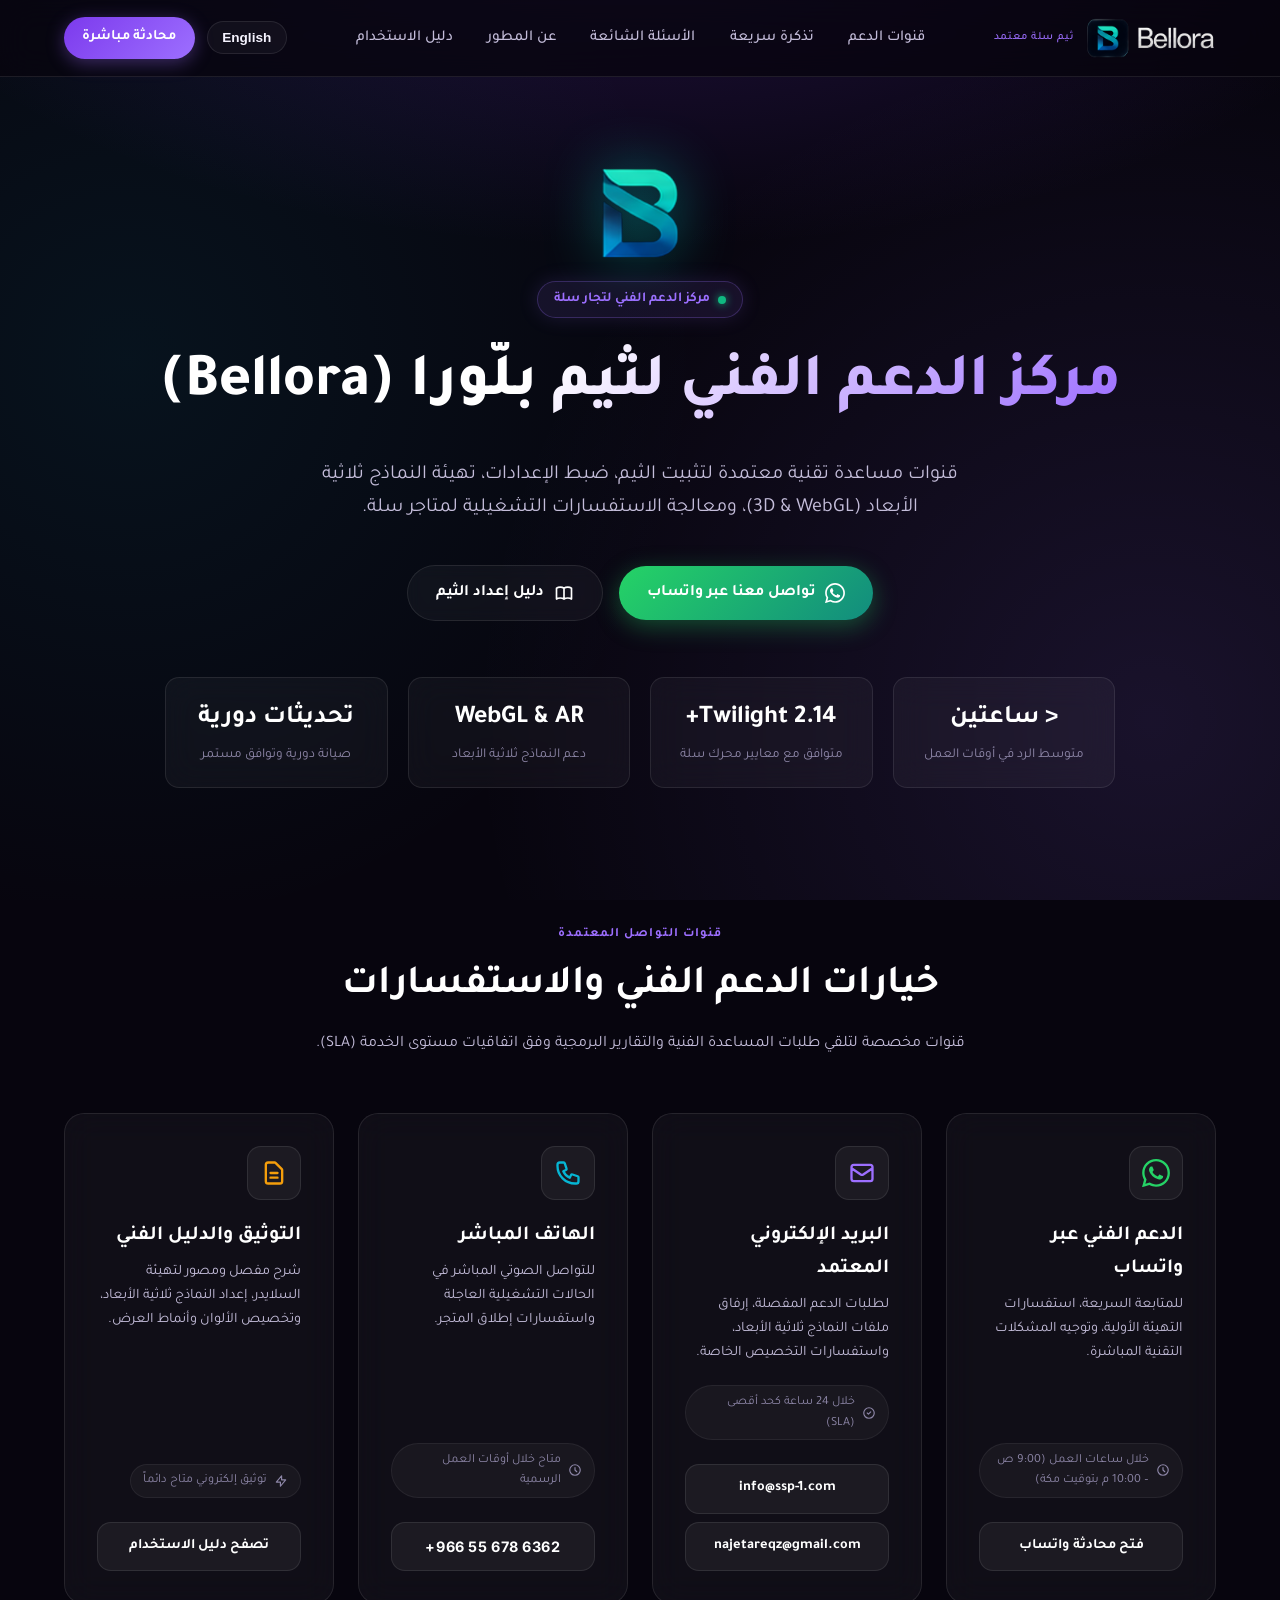
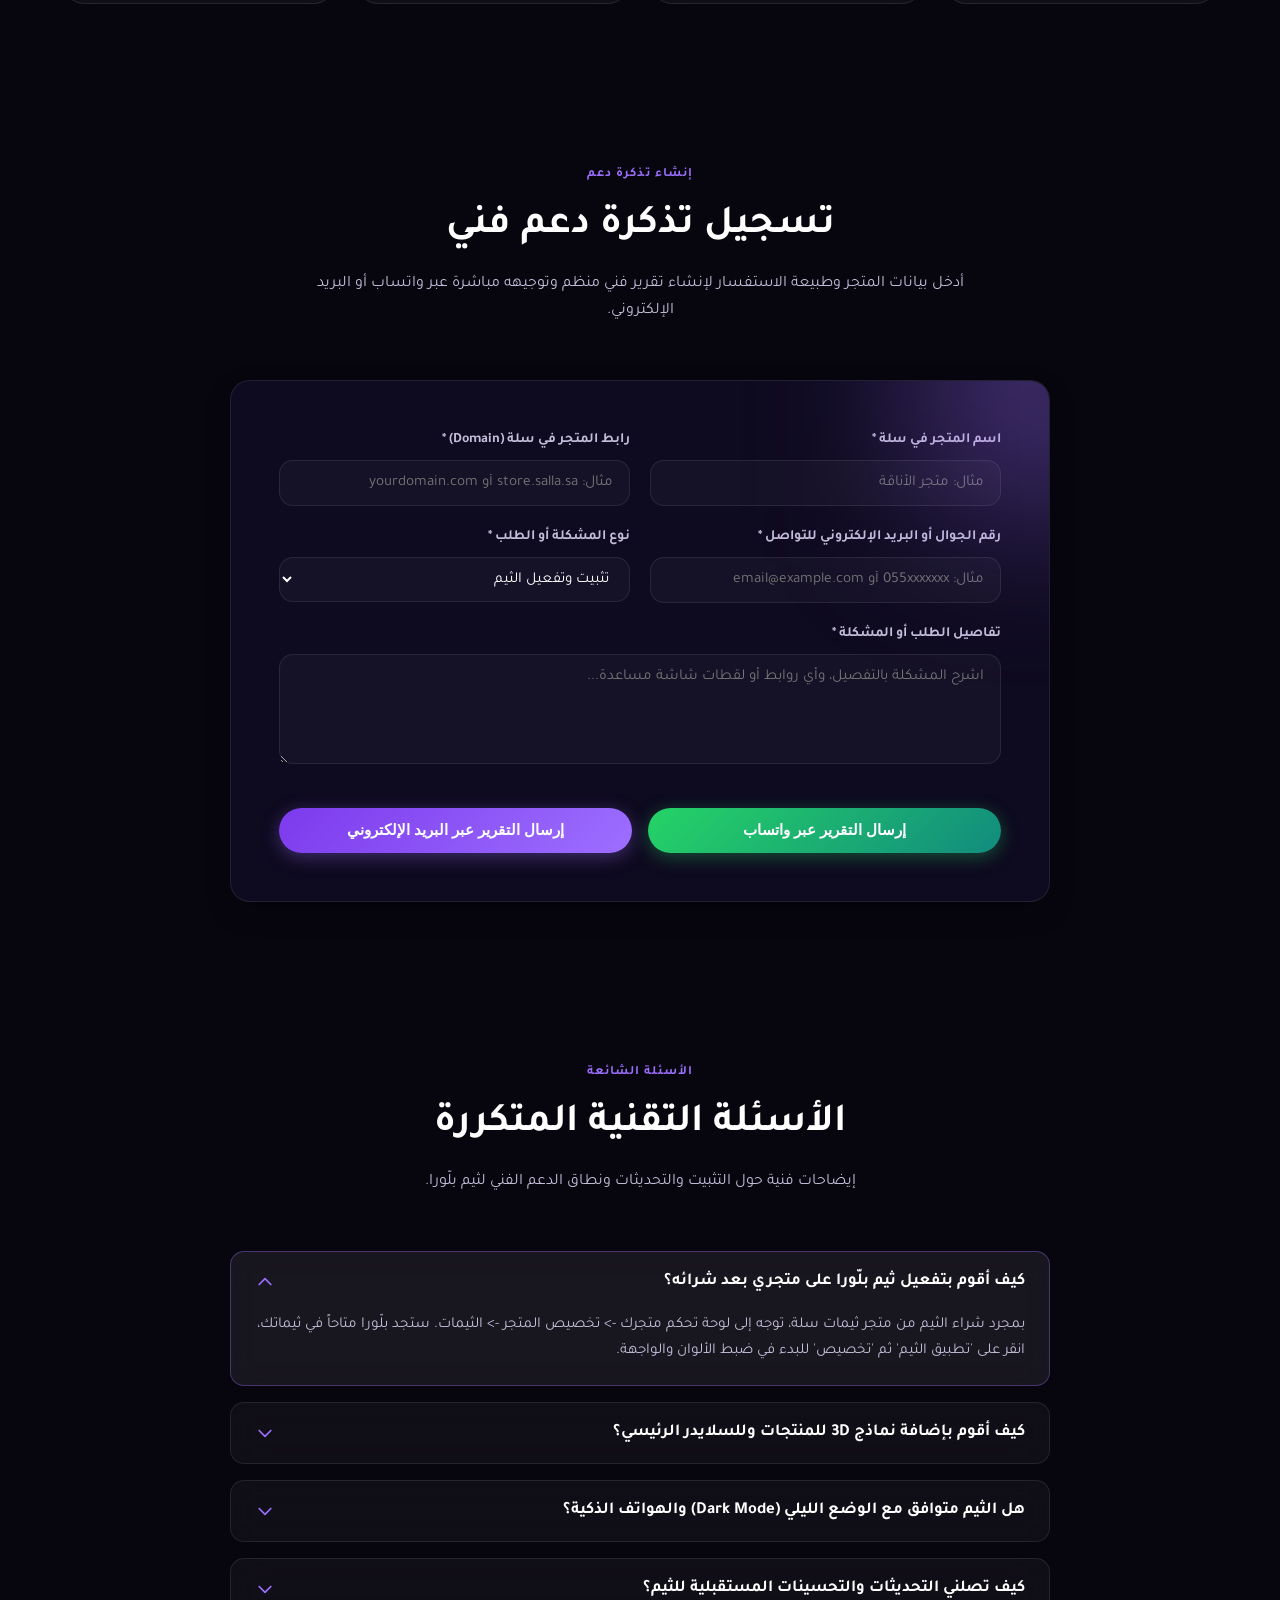
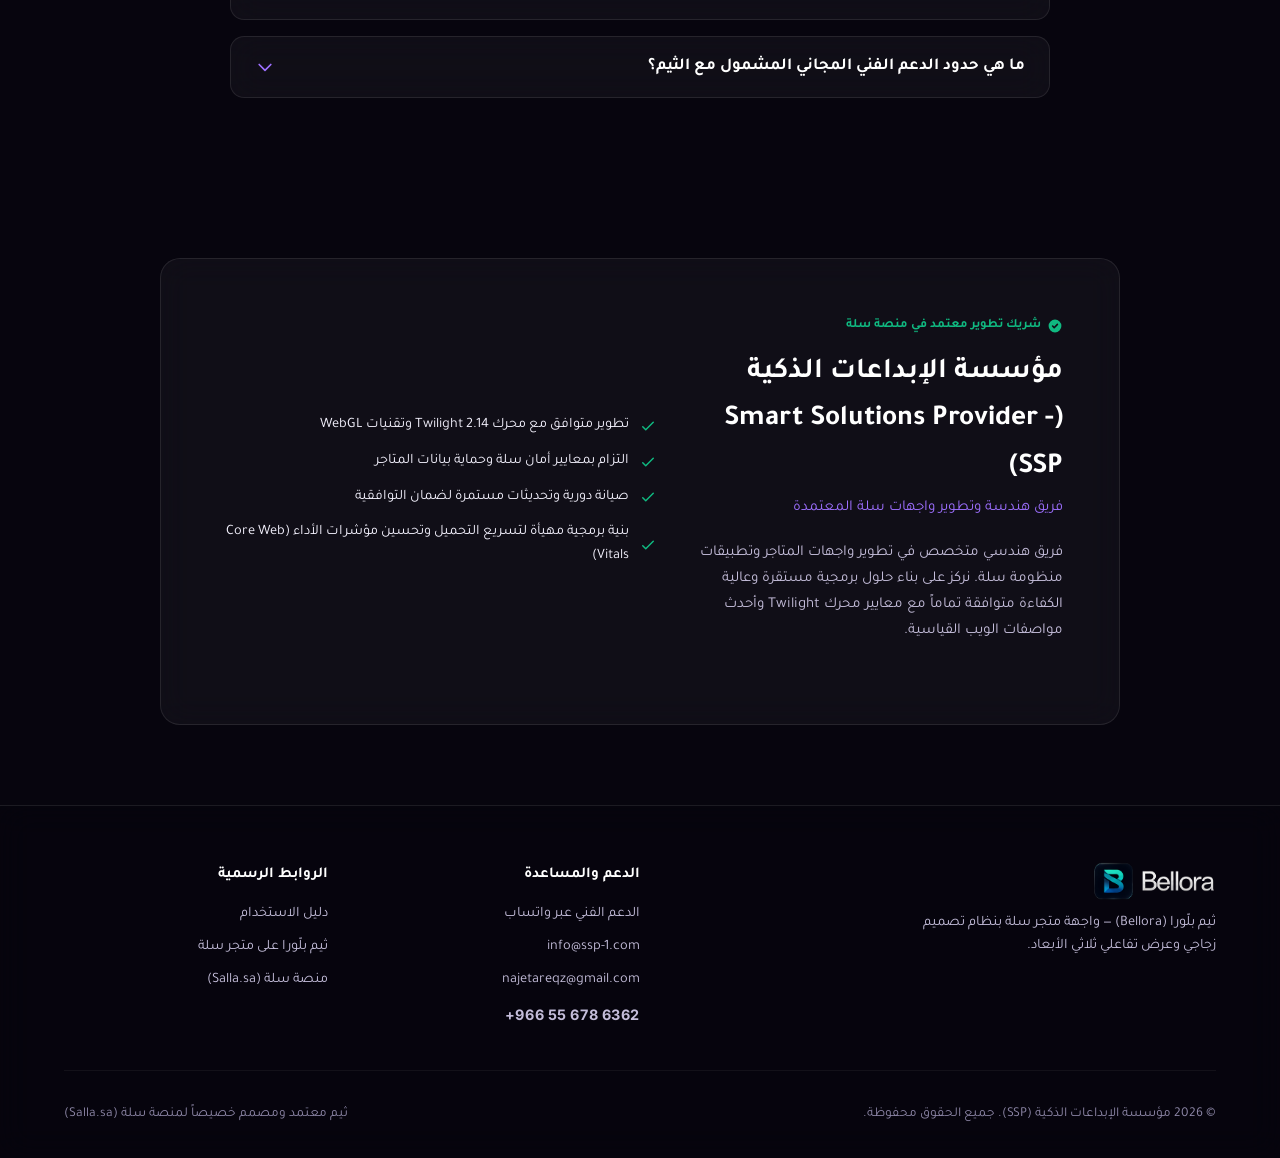
<file: index.html>
<!DOCTYPE html>
<html lang="ar" dir="rtl">
<head>
  <meta charset="UTF-8">
  <meta name="viewport" content="width=device-width, initial-scale=1.0">
  <title>بلّورا (Bellora) — مركز الدعم الفني والمطور المعتمد لثيم سلة</title>
  <meta name="description" content="مركز الدعم الفني لثيم بلّورا (Bellora) على منصة سلة — مؤسسة الإبداعات الذكية (SSP). قنوات تواصل مباشرة، توثيق تقني، وتسجيل تذاكر المساعدة الفنية لمتاجر سلة.">
  <link rel="canonical" href="https://tareq7.github.io/bellora-support/">
  <meta name="theme-color" content="#07050e">

  <!-- OpenGraph / Social Media Meta -->
  <meta property="og:type" content="website">
  <meta property="og:url" content="https://tareq7.github.io/bellora-support/">
  <meta property="og:title" content="بلّورا (Bellora) — مركز الدعم الفني المعتمد لثيم سلة">
  <meta property="og:description" content="الدعم الفني لثيم بلّورا على سلة: قنوات تواصل معتمدة عبر واتساب والبريد، توثيق شامل، وإرشادات تقنية لمتاجر سلة.">
  <meta property="og:image" content="https://tareq7.github.io/bellora-support/assets/bellora-app-icon-1024.png">
  <meta property="twitter:card" content="summary_large_image">

  <!-- Favicons & App Icons -->
  <link rel="icon" type="image/x-icon" href="/support/favicon.ico">
  <link rel="icon" type="image/png" sizes="16x16" href="assets/favicon-16x16.png">
  <link rel="icon" type="image/png" sizes="32x32" href="assets/favicon-32x32.png">
  <link rel="icon" type="image/png" sizes="48x48" href="assets/favicon-48x48.png">
  <link rel="icon" type="image/png" sizes="192x192" href="assets/favicon-192x192.png">
  <link rel="icon" type="image/png" sizes="512x512" href="assets/favicon-512x512.png">
  <link rel="apple-touch-icon" sizes="180x180" href="assets/bellora-app-icon-1024.png">

  <!-- Google Fonts -->
  <link rel="preconnect" href="https://fonts.googleapis.com">
  <link rel="preconnect" href="https://fonts.gstatic.com" crossorigin>
  <link href="https://fonts.googleapis.com/css2?family=Inter:wght@400;500;600;700;800&family=Tajawal:wght@400;500;700;800;900&display=swap" rel="stylesheet">

  <link rel="stylesheet" href="styles.css">
</head>
<body>

  <!-- Navigation Bar -->
  <header class="site-header">
    <div class="container nav-container">
      <a href="#" class="brand-logo">
        <img src="assets/bellora-logo-dark.png" alt="Bellora Logo" class="brand-logo-img">
        <span class="brand-badge" data-i18n="brandBadge">ثيم سلة معتمد</span>
      </a>

      <ul class="nav-menu">
        <li><a href="#channels" class="nav-link" data-i18n="navChannels">قنوات الدعم</a></li>
        <li><a href="#ticket" class="nav-link" data-i18n="navTicket">تذكرة سريعة</a></li>
        <li><a href="#faq" class="nav-link" data-i18n="navFaq">الأسئلة الشائعة</a></li>
        <li><a href="#about" class="nav-link" data-i18n="navAbout">عن المطور</a></li>
        <li><a href="https://bellora.ssp-1.com/" target="_blank" rel="noopener" class="nav-link" data-i18n="navDocs">دليل الاستخدام ↗</a></li>
      </ul>

      <div class="nav-actions">
        <button id="langToggleBtn" class="lang-btn" type="button" aria-label="Switch Language">English</button>
        <a href="https://wa.me/966556786362" target="_blank" rel="noopener" class="nav-cta" data-i18n="navCta">محادثة مباشرة</a>
      </div>
    </div>
  </header>

  <!-- Hero Section -->
  <section class="hero">
    <div class="container">
      <div class="hero-emblem">
        <img src="assets/bellora-emblem-1024.png" alt="Bellora 3D Emblem">
      </div>

      <div class="hero-pill">
        <span class="hero-pill-dot"></span>
        <span data-i18n="heroBadge">مركز الدعم الفني لتجار سلة</span>
      </div>

      <h1 class="hero-title" data-i18n="heroTitle">مركز الدعم الفني لثيم بلّورا (Bellora)</h1>
      <p class="hero-subtitle" data-i18n="heroSubtitle">
        قنوات مساعدة تقنية معتمدة لتثبيت الثيم، ضبط الإعدادات، تهيئة النماذج ثلاثية الأبعاد (3D & WebGL)، ومعالجة الاستفسارات التشغيلية لمتاجر سلة.
      </p>

      <div class="hero-buttons">
        <a href="https://wa.me/966556786362" target="_blank" rel="noopener" class="btn-primary">
          <svg width="20" height="20" fill="currentColor" viewBox="0 0 24 24">
            <path d="M.057 24l1.687-6.163c-1.041-1.804-1.588-3.849-1.587-5.946.003-6.556 5.338-11.891 11.893-11.891 3.181.001 6.167 1.24 8.413 3.488 2.245 2.248 3.481 5.236 3.48 8.414-.003 6.557-5.338 11.892-11.893 11.892-1.99-.001-3.951-.5-5.688-1.448l-5.705 1.654zm6.597-3.807c1.676.995 3.276 1.591 5.392 1.592 5.448 0 9.886-4.434 9.889-9.885.002-5.462-4.415-9.89-9.881-9.892-5.452 0-9.887 4.434-9.889 9.884-.001 2.225.651 3.891 1.746 5.634l-.999 3.648 3.742-.981zm11.387-5.464c-.074-.124-.272-.198-.57-.347-.297-.149-1.758-.868-2.031-.967-.272-.099-.47-.149-.669.149-.198.297-.768.967-.941 1.165-.173.198-.347.223-.644.074-.297-.149-1.255-.462-2.39-1.475-.883-.788-1.48-1.761-1.653-2.059-.173-.297-.018-.458.13-.606.134-.133.297-.347.446-.521.151-.172.2-.296.3-.495.099-.198.05-.372-.025-.521-.075-.148-.669-1.611-.916-2.206-.242-.579-.487-.501-.669-.51l-.57-.01c-.198 0-.52.074-.792.372s-1.04 1.016-1.04 2.479 1.065 2.876 1.213 3.074c.149.198 2.095 3.2 5.076 4.487.709.306 1.263.489 1.694.626.712.226 1.36.194 1.872.118.571-.085 1.758-.719 2.006-1.413.248-.695.248-1.29.173-1.414z"/>
          </svg>
          <span data-i18n="heroWaBtn">تواصل معنا عبر واتساب</span>
        </a>
        <a href="/" class="btn-secondary">
          <svg width="20" height="20" fill="none" stroke="currentColor" viewBox="0 0 24 24">
            <path stroke-linecap="round" stroke-linejoin="round" stroke-width="2" d="M12 6.253v13m0-13C10.832 5.477 9.246 5 7.5 5S4.168 5.477 3 6.253v13C4.168 18.477 5.754 18 7.5 18s3.332.477 4.5 1.253m0-13C13.168 5.477 14.754 5 16.5 5c1.747 0 3.332.477 4.5 1.253v13C19.832 18.477 18.247 18 16.5 18c-1.746 0-3.332.477-4.5 1.253"></path>
          </svg>
          <span data-i18n="heroDocsBtn">دليل إعداد الثيم</span>
        </a>
      </div>

      <div class="hero-stats">
        <div class="stat-card">
          <div class="stat-value" data-i18n="statResponseTime">&lt; ساعتين</div>
          <div class="stat-label" data-i18n="statResponseDesc">متوسط الرد في أوقات العمل</div>
        </div>
        <div class="stat-card">
          <div class="stat-value" data-i18n="statTwilight">Twilight 2.14+</div>
          <div class="stat-label" data-i18n="statTwilightDesc">متوافق مع معايير محرك سلة</div>
        </div>
        <div class="stat-card">
          <div class="stat-value" data-i18n="stat3D">WebGL & AR</div>
          <div class="stat-label" data-i18n="stat3DDesc">دعم النماذج ثلاثية الأبعاد</div>
        </div>
        <div class="stat-card">
          <div class="stat-value" data-i18n="statSla">تحديثات دورية</div>
          <div class="stat-label" data-i18n="statSlaDesc">صيانة دورية وتوافق مستمر</div>
        </div>
      </div>
    </div>
  </section>

  <!-- Support Channels Section -->
  <section id="channels" class="section">
    <div class="container">
      <div class="section-header">
        <div class="section-tag" data-i18n="channelsTag">قنوات التواصل المعتمدة</div>
        <h2 class="section-title" data-i18n="channelsTitle">خيارات الدعم الفني والاستفسارات</h2>
        <p class="section-desc" data-i18n="channelsDesc">قنوات مخصصة لتلقي طلبات المساعدة الفنية والتقارير البرمجية وفق اتفاقيات مستوى الخدمة (SLA).</p>
      </div>

      <div class="channels-grid">
        <!-- WhatsApp Card -->
        <div class="channel-card channel-whatsapp">
          <div class="channel-icon">
            <svg width="28" height="28" fill="currentColor" viewBox="0 0 24 24">
              <path d="M.057 24l1.687-6.163c-1.041-1.804-1.588-3.849-1.587-5.946.003-6.556 5.338-11.891 11.893-11.891 3.181.001 6.167 1.24 8.413 3.488 2.245 2.248 3.481 5.236 3.48 8.414-.003 6.557-5.338 11.892-11.893 11.892-1.99-.001-3.951-.5-5.688-1.448l-5.705 1.654zm6.597-3.807c1.676.995 3.276 1.591 5.392 1.592 5.448 0 9.886-4.434 9.889-9.885.002-5.462-4.415-9.89-9.881-9.892-5.452 0-9.887 4.434-9.889 9.884-.001 2.225.651 3.891 1.746 5.634l-.999 3.648 3.742-.981zm11.387-5.464c-.074-.124-.272-.198-.57-.347-.297-.149-1.758-.868-2.031-.967-.272-.099-.47-.149-.669.149-.198.297-.768.967-.941 1.165-.173.198-.347.223-.644.074-.297-.149-1.255-.462-2.39-1.475-.883-.788-1.48-1.761-1.653-2.059-.173-.297-.018-.458.13-.606.134-.133.297-.347.446-.521.151-.172.2-.296.3-.495.099-.198.05-.372-.025-.521-.075-.148-.669-1.611-.916-2.206-.242-.579-.487-.501-.669-.51l-.57-.01c-.198 0-.52.074-.792.372s-1.04 1.016-1.04 2.479 1.065 2.876 1.213 3.074c.149.198 2.095 3.2 5.076 4.487.709.306 1.263.489 1.694.626.712.226 1.36.194 1.872.118.571-.085 1.758-.719 2.006-1.413.248-.695.248-1.29.173-1.414z"/>
            </svg>
          </div>
          <h3 class="channel-title" data-i18n="chWaTitle">الدعم الفني عبر واتساب</h3>
          <p class="channel-desc" data-i18n="chWaDesc">للمتابعة السريعة، استفسارات التهيئة الأولية، وتوجيه المشكلات التقنية المباشرة.</p>
          <div class="channel-sla">
            <svg width="14" height="14" fill="none" stroke="currentColor" viewBox="0 0 24 24"><path stroke-linecap="round" stroke-linejoin="round" stroke-width="2" d="M12 8v4l3 3m6-3a9 9 0 11-18 0 9 9 0 0118 0z"></path></svg>
            <span data-i18n="chWaSla">خلال ساعات العمل (9:00 ص – 10:00 م بتوقيت مكة)</span>
          </div>
          <a href="https://wa.me/966556786362" target="_blank" rel="noopener" class="channel-action" data-i18n="chWaAction">فتح محادثة واتساب</a>
        </div>

        <!-- Email Card -->
        <div class="channel-card channel-email">
          <div class="channel-icon">
            <svg width="28" height="28" fill="none" stroke="currentColor" viewBox="0 0 24 24">
              <path stroke-linecap="round" stroke-linejoin="round" stroke-width="2" d="M3 8l7.89 5.26a2 2 0 002.22 0L21 8M5 19h14a2 2 0 002-2V7a2 2 0 00-2-2H5a2 2 0 00-2 2v10a2 2 0 002 2z"></path>
            </svg>
          </div>
          <h3 class="channel-title" data-i18n="chMailTitle">البريد الإلكتروني المعتمد</h3>
          <p class="channel-desc" data-i18n="chMailDesc">لطلبات الدعم المفصلة، إرفاق ملفات النماذج ثلاثية الأبعاد، واستفسارات التخصيص الخاصة.</p>
          <div class="channel-sla">
            <svg width="14" height="14" fill="none" stroke="currentColor" viewBox="0 0 24 24"><path stroke-linecap="round" stroke-linejoin="round" stroke-width="2" d="M9 12l2 2 4-4m6 2a9 9 0 11-18 0 9 9 0 0118 0z"></path></svg>
            <span data-i18n="chMailSla">خلال 24 ساعة كحد أقصى (SLA)</span>
          </div>
          <div class="channel-action-stack">
            <a href="mailto:info@ssp-1.com" class="channel-action">info@ssp-1.com</a>
            <a href="mailto:najetareqz@gmail.com" class="channel-action">najetareqz@gmail.com</a>
          </div>
        </div>

        <!-- Phone Card -->
        <div class="channel-card channel-phone">
          <div class="channel-icon">
            <svg width="28" height="28" fill="none" stroke="currentColor" viewBox="0 0 24 24">
              <path stroke-linecap="round" stroke-linejoin="round" stroke-width="2" d="M3 5a2 2 0 012-2h3.28a1 1 0 01.948.684l1.498 4.493a1 1 0 01-.502 1.21l-2.257 1.13a11.042 11.042 0 005.516 5.516l1.13-2.257a1 1 0 011.21-.502l4.493 1.498a1 1 0 01.684.949V19a2 2 0 01-2 2h-1C9.716 21 3 14.284 3 6V5z"></path>
            </svg>
          </div>
          <h3 class="channel-title" data-i18n="chPhoneTitle">الهاتف المباشر</h3>
          <p class="channel-desc" data-i18n="chPhoneDesc">للتواصل الصوتي المباشر في الحالات التشغيلية العاجلة واستفسارات إطلاق المتجر.</p>
          <div class="channel-sla">
            <svg width="14" height="14" fill="none" stroke="currentColor" viewBox="0 0 24 24"><path stroke-linecap="round" stroke-linejoin="round" stroke-width="2" d="M12 8v4l3 3m6-3a9 9 0 11-18 0 9 9 0 0118 0z"></path></svg>
            <span data-i18n="chPhoneSla">متاح خلال أوقات العمل الرسمية</span>
          </div>
          <a href="tel:+966556786362" class="channel-action" data-bdi="true"><bdi class="phone-dir" dir="ltr">+966 55 678 6362</bdi></a>
        </div>

        <!-- Docs Card -->
        <div class="channel-card channel-docs">
          <div class="channel-icon">
            <svg width="28" height="28" fill="none" stroke="currentColor" viewBox="0 0 24 24">
              <path stroke-linecap="round" stroke-linejoin="round" stroke-width="2" d="M9 12h6m-6 4h6m2 5H7a2 2 0 01-2-2V5a2 2 0 012-2h5.586a1 1 0 01.707.293l5.414 5.414a1 1 0 01.293.707V19a2 2 0 01-2 2z"></path>
            </svg>
          </div>
          <h3 class="channel-title" data-i18n="chDocsTitle">التوثيق والدليل الفني</h3>
          <p class="channel-desc" data-i18n="chDocsDesc">شرح مفصل ومصور لتهيئة السلايدر، إعداد النماذج ثلاثية الأبعاد، وتخصيص الألوان وأنماط العرض.</p>
          <div class="channel-sla">
            <svg width="14" height="14" fill="none" stroke="currentColor" viewBox="0 0 24 24"><path stroke-linecap="round" stroke-linejoin="round" stroke-width="2" d="M13 10V3L4 14h7v7l9-11h-7z"></path></svg>
            <span data-i18n="chDocsSla">توثيق إلكتروني متاح دائماً</span>
          </div>
          <a href="https://bellora.ssp-1.com/" target="_blank" rel="noopener" class="channel-action" data-i18n="chDocsAction">تصفح دليل الاستخدام ↗</a>
        </div>
      </div>
    </div>
  </section>

  <!-- Interactive Support Ticket Section -->
  <section id="ticket" class="section ticket-section">
    <div class="container">
      <div class="section-header">
        <div class="section-tag" data-i18n="ticketTag">إنشاء تذكرة دعم</div>
        <h2 class="section-title" data-i18n="ticketTitle">تسجيل تذكرة دعم فني</h2>
        <p class="section-desc" data-i18n="ticketDesc">أدخل بيانات المتجر وطبيعة الاستفسار لإنشاء تقرير فني منظم وتوجيهه مباشرة عبر واتساب أو البريد الإلكتروني.</p>
      </div>

      <div class="ticket-card">
        <form id="ticketForm">
          <div class="form-grid">
            <div class="form-group">
              <label class="form-label" for="ticketStoreName" data-i18n="labelStoreName">اسم المتجر في سلة *</label>
              <input type="text" id="ticketStoreName" class="form-control" placeholder="مثال: متجر الأناقة" data-i18n-ph="phStoreName" required>
            </div>

            <div class="form-group">
              <label class="form-label" for="ticketStoreUrl" data-i18n="labelStoreUrl">رابط المتجر في سلة (Domain) *</label>
              <input type="text" id="ticketStoreUrl" class="form-control" placeholder="مثال: store.salla.sa أو yourdomain.com" data-i18n-ph="phStoreUrl" required>
            </div>

            <div class="form-group">
              <label class="form-label" for="ticketContact" data-i18n="labelContact">رقم الجوال أو البريد الإلكتروني للتواصل *</label>
              <input type="text" id="ticketContact" class="form-control" placeholder="مثال: 055xxxxxxx أو email@example.com" data-i18n-ph="phContact" required>
            </div>

            <div class="form-group">
              <label class="form-label" for="ticketCategory" data-i18n="labelCategory">نوع المشكلة أو الطلب *</label>
              <select id="ticketCategory" class="form-control">
                <option value="install" data-i18n="catInstall">تثبيت وتفعيل الثيم</option>
                <option value="3d" data-i18n="cat3D">إعداد النماذج ثلاثية الأبعاد (GLB/GLTF)</option>
                <option value="design" data-i18n="catDesign">تخصيص الألوان والتصميم والخطوط</option>
                <option value="bug" data-i18n="catBug">الإبلاغ عن خطأ برمجي (Bug)</option>
                <option value="other" data-i18n="catOther">استفسار أو طلب عام</option>
              </select>
            </div>

            <div class="form-group full-width">
              <label class="form-label" for="ticketDesc" data-i18n="labelDesc">تفاصيل الطلب أو المشكلة *</label>
              <textarea id="ticketDesc" class="form-control" placeholder="اشرح المشكلة بالتفصيل، وأي روابط أو لقطات شاشة مساعدة..." data-i18n-ph="phDesc" required></textarea>
            </div>
          </div>

          <div class="ticket-actions">
            <button type="button" id="sendWaBtn" class="btn-ticket-wa" data-i18n="btnSendWa">إرسال التقرير عبر واتساب</button>
            <button type="button" id="sendMailBtn" class="btn-ticket-mail" data-i18n="btnSendMail">إرسال التقرير عبر البريد الإلكتروني</button>
          </div>
        </form>
      </div>
    </div>
  </section>

  <!-- FAQ Section -->
  <section id="faq" class="section">
    <div class="container">
      <div class="section-header">
        <div class="section-tag" data-i18n="faqTag">الأسئلة الشائعة</div>
        <h2 class="section-title" data-i18n="faqTitle">الأسئلة التقنية المتكررة</h2>
        <p class="section-desc" data-i18n="faqDesc">إيضاحات فنية حول التثبيت والتحديثات ونطاق الدعم الفني لثيم بلّورا.</p>
      </div>

      <div class="faq-list">
        <div class="faq-item active">
          <button class="faq-trigger" type="button">
            <span data-i18n="faq1Q">كيف أقوم بتفعيل ثيم بلّورا على متجري بعد شرائه؟</span>
            <svg class="faq-chevron" fill="none" stroke="currentColor" viewBox="0 0 24 24"><path stroke-linecap="round" stroke-linejoin="round" stroke-width="2" d="M19 9l-7 7-7-7"></path></svg>
          </button>
          <div class="faq-body">
            <p data-i18n="faq1A">بمجرد شراء الثيم من متجر ثيمات سلة، توجه إلى لوحة تحكم متجرك -> تخصيص المتجر -> الثيمات. ستجد بلّورا متاحاً في ثيماتك، انقر على 'تطبيق الثيم' ثم 'تخصيص' للبدء في ضبط الألوان والواجهة.</p>
          </div>
        </div>

        <div class="faq-item">
          <button class="faq-trigger" type="button">
            <span data-i18n="faq2Q">كيف أقوم بإضافة نماذج 3D للمنتجات وللسلايدر الرئيسي؟</span>
            <svg class="faq-chevron" fill="none" stroke="currentColor" viewBox="0 0 24 24"><path stroke-linecap="round" stroke-linejoin="round" stroke-width="2" d="M19 9l-7 7-7-7"></path></svg>
          </button>
          <div class="faq-body">
            <p data-i18n="faq2A">يدعم ثيم بلّورا ملفات GLB و GLTF خفيفة الحجم. يمكنك رفع الملف على رابط مباشر يدعم CORS أو عبر مكتبة الوسائط ووضعه في خانة رابط 3D المخصص في خيارات تخصيص الثيم أو حقل النموذج ثلاثي الأبعاد المدمج بسلة. ستظهر الموديلات تلقائياً مع خيار العرض بالواقع المعزز (AR).</p>
          </div>
        </div>

        <div class="faq-item">
          <button class="faq-trigger" type="button">
            <span data-i18n="faq3Q">هل الثيم متوافق مع الوضع الليلي (Dark Mode) والهواتف الذكية؟</span>
            <svg class="faq-chevron" fill="none" stroke="currentColor" viewBox="0 0 24 24"><path stroke-linecap="round" stroke-linejoin="round" stroke-width="2" d="M19 9l-7 7-7-7"></path></svg>
          </button>
          <div class="faq-body">
            <p data-i18n="faq3A">نعم، الثيم مبني وفق معايير التصميم المتجاوب (Mobile-First)، ويدعم التبديل التلقائي أو اليدوي للوضع الداكن (Dark Mode) استناداً إلى تفضيلات نظام تشغيل المستخدم، مع الحفاظ على معايير سرعة الاستجابة.</p>
          </div>
        </div>

        <div class="faq-item">
          <button class="faq-trigger" type="button">
            <span data-i18n="faq4Q">كيف تصلني التحديثات والتحسينات المستقبلية للثيم؟</span>
            <svg class="faq-chevron" fill="none" stroke="currentColor" viewBox="0 0 24 24"><path stroke-linecap="round" stroke-linejoin="round" stroke-width="2" d="M19 9l-7 7-7-7"></path></svg>
          </button>
          <div class="faq-body">
            <p data-i18n="faq4A">تصل جميع التحديثات الأمنية، وتحديثات التوافق مع منصة سلة، والميزات الجديدة تلقائياً عبر لوحة تحكم سلة دون الحاجة لإعادة ضبط إعدادات متجرك.</p>
          </div>
        </div>

        <div class="faq-item">
          <button class="faq-trigger" type="button">
            <span data-i18n="faq5Q">ما هي حدود الدعم الفني المجاني المشمول مع الثيم؟</span>
            <svg class="faq-chevron" fill="none" stroke="currentColor" viewBox="0 0 24 24"><path stroke-linecap="round" stroke-linejoin="round" stroke-width="2" d="M19 9l-7 7-7-7"></path></svg>
          </button>
          <div class="faq-body">
            <p data-i18n="faq5A">يشمل الدعم الفني معالجة الأخطاء البرمجية (Bugs) الناتجة عن الكود المصدري للثيم، وتقديم الإرشادات التقنية لضبط الإعدادات القياسية وتهيئة النماذج ثلاثية الأبعاد. لا يشمل الدعم الفني المجاني أعمال التطوير المخصصة خارج نطاق واجهات الثيم المعتمدة.</p>
          </div>
        </div>
      </div>
    </div>
  </section>

  <!-- About Developer & Company Section -->
  <section id="about" class="section">
    <div class="container">
      <div class="about-card">
        <div>
          <div class="about-badge">
            <svg width="16" height="16" fill="currentColor" viewBox="0 0 20 20"><path fill-rule="evenodd" d="M10 18a8 8 0 100-16 8 8 0 000 16zm3.707-9.293a1 1 0 00-1.414-1.414L9 10.586 7.707 9.293a1 1 0 00-1.414 1.414l2 2a1 1 0 001.414 0l4-4z" clip-rule="evenodd"></path></svg>
            <span data-i18n="aboutBadge">شريك تطوير معتمد في منصة سلة</span>
          </div>
          <h2 class="about-name" data-i18n="aboutName">مؤسسة الإبداعات الذكية (Smart Solutions Provider - SSP)</h2>
          <div class="about-role" data-i18n="aboutRole">فريق هندسة وتطوير واجهات سلة المعتمدة</div>
          <p class="about-text" data-i18n="aboutText">
            فريق هندسي متخصص في تطوير واجهات المتاجر وتطبيقات منظومة سلة. نركز على بناء حلول برمجية مستقرة وعالية الكفاءة متوافقة تماماً مع معايير محرك Twilight وأحدث مواصفات الويب القياسية.
          </p>
        </div>

        <div class="about-features">
          <div class="feature-item">
            <svg fill="none" stroke="currentColor" viewBox="0 0 24 24"><path stroke-linecap="round" stroke-linejoin="round" stroke-width="2" d="M5 13l4 4L19 7"></path></svg>
            <span data-i18n="feat1">تطوير متوافق مع محرك Twilight 2.14 وتقنيات WebGL</span>
          </div>
          <div class="feature-item">
            <svg fill="none" stroke="currentColor" viewBox="0 0 24 24"><path stroke-linecap="round" stroke-linejoin="round" stroke-width="2" d="M5 13l4 4L19 7"></path></svg>
            <span data-i18n="feat2">التزام بمعايير أمان سلة وحماية بيانات المتاجر</span>
          </div>
          <div class="feature-item">
            <svg fill="none" stroke="currentColor" viewBox="0 0 24 24"><path stroke-linecap="round" stroke-linejoin="round" stroke-width="2" d="M5 13l4 4L19 7"></path></svg>
            <span data-i18n="feat3">صيانة دورية وتحديثات مستمرة لضمان التوافقية</span>
          </div>
          <div class="feature-item">
            <svg fill="none" stroke="currentColor" viewBox="0 0 24 24"><path stroke-linecap="round" stroke-linejoin="round" stroke-width="2" d="M5 13l4 4L19 7"></path></svg>
            <span data-i18n="feat4">بنية برمجية مهيأة لتسريع التحميل وتحسين مؤشرات الأداء (Core Web Vitals)</span>
          </div>
        </div>
      </div>
    </div>
  </section>

  <!-- Footer -->
  <footer class="site-footer">
    <div class="container">
      <div class="footer-grid">
        <div class="footer-brand">
          <img src="assets/bellora-logo-dark.png" alt="Bellora Logo" style="height: 38px; width: auto; margin-bottom: 0.75rem; display: block;">
          <p data-i18n="footerDesc">ثيم بلّورا (Bellora) — واجهة متجر سلة بنظام تصميم زجاجي وعرض تفاعلي ثلاثي الأبعاد.</p>
        </div>

        <div class="footer-col">
          <h5 data-i18n="footerSupport">الدعم والمساعدة</h5>
          <ul class="footer-links">
            <li><a href="https://wa.me/966556786362" target="_blank" rel="noopener" data-i18n="footerWa">الدعم الفني عبر واتساب</a></li>
            <li><a href="mailto:info@ssp-1.com">info@ssp-1.com</a></li>
            <li><a href="mailto:najetareqz@gmail.com">najetareqz@gmail.com</a></li>
            <li><a href="tel:+966556786362"><bdi class="phone-dir" dir="ltr">+966 55 678 6362</bdi></a></li>
          </ul>
        </div>

        <div class="footer-col">
          <h5 data-i18n="footerLegal">الروابط الرسمية</h5>
          <ul class="footer-links">
            <li><a href="https://bellora.ssp-1.com/" target="_blank" rel="noopener" data-i18n="navDocs">دليل الاستخدام ↗</a></li>
            <li><a href="https://salla.sa/" target="_blank" rel="noopener" data-i18n="footerTheme">ثيم بلّورا على متجر سلة</a></li>
            <li><a href="https://salla.sa/" target="_blank" rel="noopener">منصة سلة (Salla.sa)</a></li>
          </ul>
        </div>
      </div>

      <div class="footer-bottom">
        <div data-i18n="footerCopy">© 2026 مؤسسة الإبداعات الذكية (SSP). جميع الحقوق محفوظة.</div>
        <div data-i18n="footerPartnerNote">ثيم معتمد ومصمم خصيصاً لمنصة سلة (Salla.sa)</div>
      </div>
    </div>
  </footer>

  <script src="app.js"></script>
</body>
</html>
</file>
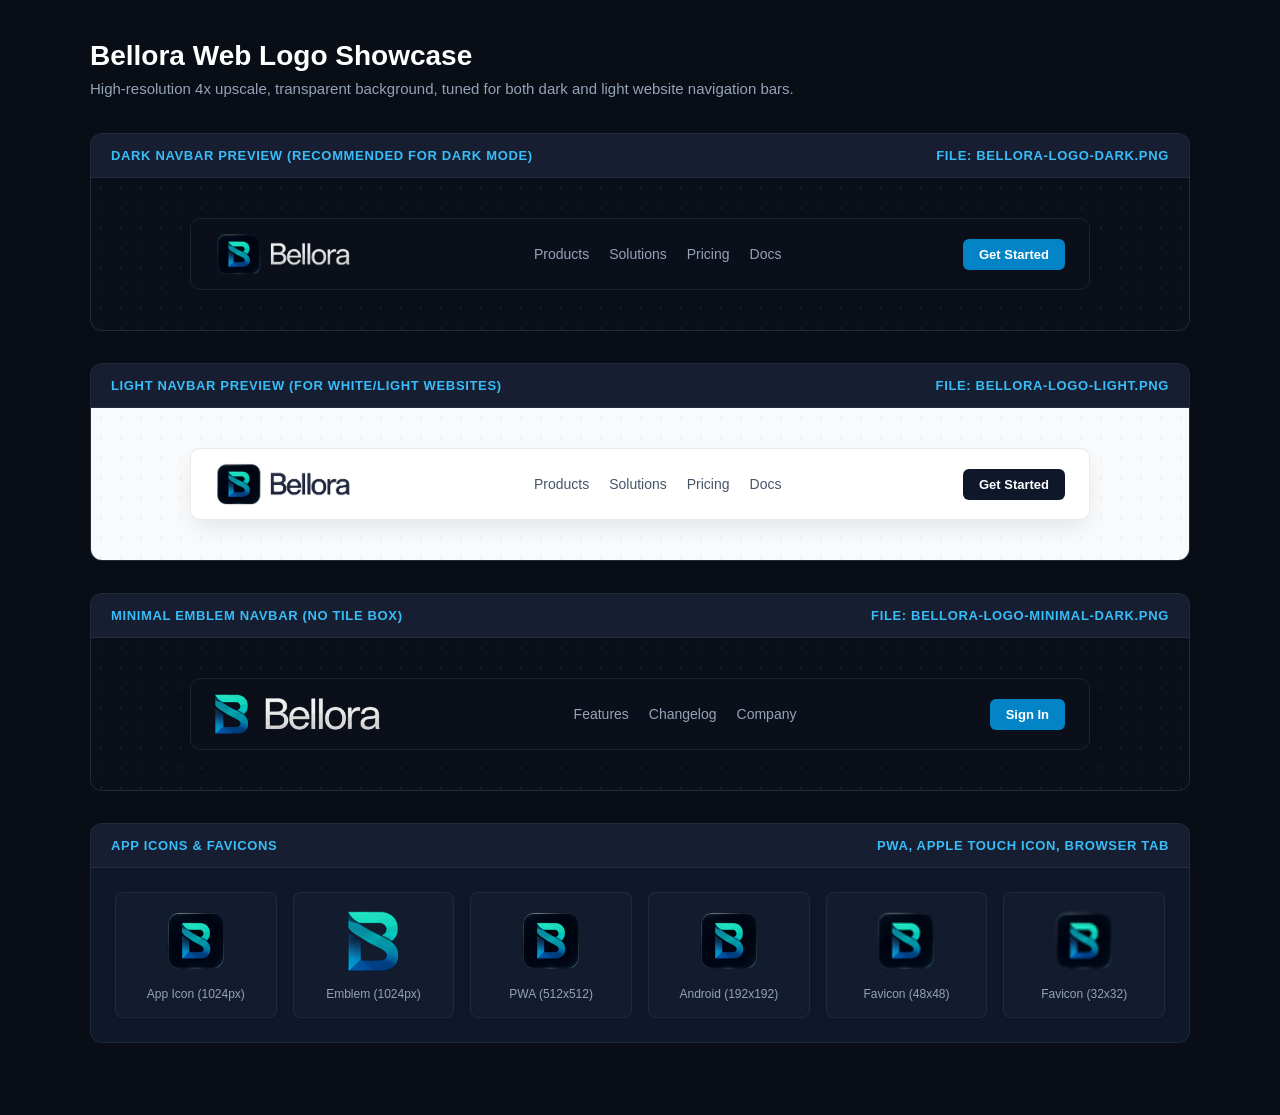
<file: assets/preview.html>
<!DOCTYPE html>
<html lang="en">
<head>
  <meta charset="UTF-8">
  <meta name="viewport" content="width=device-width, initial-scale=1.0">
  <title>Bellora Logo Suite - Web Ready Showcase</title>
  <!-- Favicons -->
  <link rel="icon" type="image/x-icon" href="favicon.ico">
  <link rel="icon" type="image/png" sizes="16x16" href="favicon-16x16.png">
  <link rel="icon" type="image/png" sizes="32x32" href="favicon-32x32.png">
  <link rel="icon" type="image/png" sizes="48x48" href="favicon-48x48.png">
  <link rel="icon" type="image/png" sizes="192x192" href="favicon-192x192.png">
  <link rel="icon" type="image/png" sizes="512x512" href="favicon-512x512.png">
  <link rel="apple-touch-icon" sizes="180x180" href="bellora-app-icon-1024.png">
  <style>
    * { box-sizing: border-box; margin: 0; padding: 0; }
    body {
      font-family: -apple-system, BlinkMacSystemFont, "Segoe UI", Roboto, sans-serif;
      background: #090d16;
      color: #e2e8f0;
      padding: 40px 20px;
    }
    .container { max-width: 1100px; margin: 0 auto; }
    h1 { font-size: 28px; margin-bottom: 8px; color: #fff; }
    p.sub { color: #94a3b8; margin-bottom: 36px; font-size: 15px; }
    .card {
      border-radius: 12px;
      overflow: hidden;
      margin-bottom: 32px;
      border: 1px solid rgba(255,255,255,0.08);
      background: #0f172a;
    }
    .card-header {
      padding: 14px 20px;
      background: rgba(255,255,255,0.03);
      border-bottom: 1px solid rgba(255,255,255,0.06);
      font-size: 13px;
      font-weight: 600;
      text-transform: uppercase;
      letter-spacing: 0.05em;
      color: #38bdf8;
      display: flex;
      justify-content: space-between;
      align-items: center;
    }
    .preview-dark {
      background: #0b0f19;
      padding: 40px;
      display: flex;
      align-items: center;
      justify-content: center;
      background-image: radial-gradient(rgba(255,255,255,0.06) 1px, transparent 1px);
      background-size: 20px 20px;
    }
    .preview-light {
      background: #f8fafc;
      padding: 40px;
      display: flex;
      align-items: center;
      justify-content: center;
      background-image: radial-gradient(rgba(0,0,0,0.05) 1px, transparent 1px);
      background-size: 20px 20px;
    }
    .navbar-mockup {
      width: 100%;
      max-width: 900px;
      border-radius: 10px;
      padding: 14px 24px;
      display: flex;
      align-items: center;
      justify-content: space-between;
      box-shadow: 0 10px 25px -5px rgba(0,0,0,0.1);
    }
    .nav-dark { background: #0b0f19; border: 1px solid rgba(255,255,255,0.08); }
    .nav-light { background: #ffffff; border: 1px solid rgba(0,0,0,0.08); }
    .nav-links { display: flex; gap: 20px; font-size: 14px; font-weight: 500; }
    .nav-dark .nav-links a { color: #94a3b8; text-decoration: none; }
    .nav-light .nav-links a { color: #475569; text-decoration: none; }
    .nav-btn {
      padding: 8px 16px;
      border-radius: 6px;
      font-size: 13px;
      font-weight: 600;
      border: none;
      cursor: pointer;
    }
    .btn-dark { background: #0284c7; color: #fff; }
    .btn-light { background: #0f172a; color: #fff; }
    .logo-img { height: 42px; width: auto; object-fit: contain; }
    .grid-icons {
      display: grid;
      grid-template-columns: repeat(auto-fill, minmax(140px, 1fr));
      gap: 16px;
      padding: 24px;
    }
    .icon-box {
      background: rgba(255,255,255,0.02);
      border: 1px solid rgba(255,255,255,0.06);
      border-radius: 8px;
      padding: 16px;
      text-align: center;
    }
    .icon-box img { width: 64px; height: 64px; margin-bottom: 10px; }
    .icon-title { font-size: 12px; color: #94a3b8; }
  </style>
</head>
<body>
  <div class="container">
    <h1>Bellora Web Logo Showcase</h1>
    <p class="sub">High-resolution 4x upscale, transparent background, tuned for both dark and light website navigation bars.</p>

    <!-- Dark Theme Mockup -->
    <div class="card">
      <div class="card-header">
        <span>Dark Navbar Preview (Recommended for Dark Mode)</span>
        <span>File: bellora-logo-dark.png</span>
      </div>
      <div class="preview-dark">
        <div class="navbar-mockup nav-dark">
          <img src="bellora-logo-dark.png" alt="Bellora Logo" class="logo-img">
          <div class="nav-links">
            <a href="#">Products</a>
            <a href="#">Solutions</a>
            <a href="#">Pricing</a>
            <a href="#">Docs</a>
          </div>
          <button class="nav-btn btn-dark">Get Started</button>
        </div>
      </div>
    </div>

    <!-- Light Theme Mockup -->
    <div class="card">
      <div class="card-header">
        <span>Light Navbar Preview (For White/Light Websites)</span>
        <span>File: bellora-logo-light.png</span>
      </div>
      <div class="preview-light">
        <div class="navbar-mockup nav-light">
          <img src="bellora-logo-light.png" alt="Bellora Logo" class="logo-img">
          <div class="nav-links">
            <a href="#">Products</a>
            <a href="#">Solutions</a>
            <a href="#">Pricing</a>
            <a href="#">Docs</a>
          </div>
          <button class="nav-btn btn-light">Get Started</button>
        </div>
      </div>
    </div>

    <!-- Minimal Modern Navbar Mockup -->
    <div class="card">
      <div class="card-header">
        <span>Minimal Emblem Navbar (No Tile Box)</span>
        <span>File: bellora-logo-minimal-dark.png</span>
      </div>
      <div class="preview-dark">
        <div class="navbar-mockup nav-dark">
          <img src="bellora-logo-minimal-dark.png" alt="Bellora Minimal Logo" class="logo-img">
          <div class="nav-links">
            <a href="#">Features</a>
            <a href="#">Changelog</a>
            <a href="#">Company</a>
          </div>
          <button class="nav-btn btn-dark">Sign In</button>
        </div>
      </div>
    </div>

    <!-- App Icon & Favicon Suite -->
    <div class="card">
      <div class="card-header">
        <span>App Icons &amp; Favicons</span>
        <span>PWA, Apple Touch Icon, Browser Tab</span>
      </div>
      <div class="grid-icons">
        <div class="icon-box">
          <img src="bellora-app-icon-1024.png" alt="App Icon">
          <div class="icon-title">App Icon (1024px)</div>
        </div>
        <div class="icon-box">
          <img src="bellora-emblem-1024.png" alt="Emblem">
          <div class="icon-title">Emblem (1024px)</div>
        </div>
        <div class="icon-box">
          <img src="favicon-512x512.png" alt="512x512">
          <div class="icon-title">PWA (512x512)</div>
        </div>
        <div class="icon-box">
          <img src="favicon-192x192.png" alt="192x192">
          <div class="icon-title">Android (192x192)</div>
        </div>
        <div class="icon-box">
          <img src="favicon-48x48.png" alt="48x48">
          <div class="icon-title">Favicon (48x48)</div>
        </div>
        <div class="icon-box">
          <img src="favicon-32x32.png" alt="32x32">
          <div class="icon-title">Favicon (32x32)</div>
        </div>
      </div>
    </div>
  </div>
</body>
</html>
</file>
<file: styles.css>
/* ==========================================================================
   Bellora Theme — Official Support & Developer Portal
   Design System: Glassmorphism / Dark Luxury / Bilingual RTL & LTR
   ========================================================================== */

:root {
  --bg-main: #07050e;
  --bg-surface: #0e0a1f;
  --bg-card: rgba(255, 255, 255, 0.04);
  --bg-card-hover: rgba(255, 255, 255, 0.07);
  --glass-border: rgba(255, 255, 255, 0.09);
  --glass-border-focus: rgba(168, 85, 247, 0.45);
  --glass-blur: 16px;

  --primary: #9d6fff;
  --primary-glow: rgba(157, 111, 255, 0.35);
  --primary-dark: #7c3aed;
  --accent: #06b6d4;
  --accent-glow: rgba(6, 182, 212, 0.3);
  --emerald: #10b981;
  --emerald-glow: rgba(16, 185, 129, 0.25);

  --text-primary: #f5f3ff;
  --text-secondary: #c4bdda;
  --text-muted: #8e87a8;
  
  --font-arabic: 'Tajawal', -apple-system, BlinkMacSystemFont, 'Segoe UI', Roboto, sans-serif;
  --font-latin: 'Inter', -apple-system, BlinkMacSystemFont, 'Segoe UI', Roboto, sans-serif;
  
  --radius-sm: 8px;
  --radius-md: 14px;
  --radius-lg: 20px;
  --radius-pill: 9999px;

  --transition-fast: 0.2s cubic-bezier(0.16, 1, 0.3, 1);
  --transition-smooth: 0.35s cubic-bezier(0.16, 1, 0.3, 1);
  --shadow-card: 0 10px 30px -10px rgba(0, 0, 0, 0.5);
  --shadow-glow: 0 0 35px -5px var(--primary-glow);
}

*, *::before, *::after {
  box-sizing: border-box;
  margin: 0;
  padding: 0;
}

html {
  scroll-behavior: smooth;
  scroll-padding-top: 90px;
  font-size: 16px;
}

body {
  min-height: 100vh;
  background-color: var(--bg-main);
  background-image: 
    radial-gradient(ellipse 80% 50% at 50% -10%, rgba(124, 58, 237, 0.22), transparent 75%),
    radial-gradient(circle at 10% 40%, rgba(6, 182, 212, 0.08), transparent 45%),
    radial-gradient(circle at 90% 80%, rgba(157, 111, 255, 0.12), transparent 50%);
  background-attachment: fixed;
  color: var(--text-primary);
  font-family: var(--font-arabic);
  line-height: 1.65;
  -webkit-font-smoothing: antialiased;
  -moz-osx-font-smoothing: grayscale;
  overflow-x: hidden;
}

/* LTR override for English mode */
html[lang="en"] body {
  font-family: var(--font-latin);
}

.container {
  width: 100%;
  max-width: 1200px;
  margin: 0 auto;
  padding: 0 1.5rem;
}

/* --------------------------------------------------------------------------
   Navigation Bar
   -------------------------------------------------------------------------- */
.site-header {
  position: sticky;
  top: 0;
  z-index: 100;
  backdrop-filter: blur(var(--glass-blur));
  -webkit-backdrop-filter: blur(var(--glass-blur));
  background: rgba(7, 5, 14, 0.75);
  border-bottom: 1px solid var(--glass-border);
  transition: var(--transition-smooth);
}

.nav-container {
  display: flex;
  align-items: center;
  justify-content: space-between;
  height: 76px;
}

.brand-logo {
  display: flex;
  align-items: center;
  gap: 0.75rem;
  text-decoration: none;
  color: inherit;
}

.brand-logo-img {
  height: 40px;
  width: auto;
  object-fit: contain;
  transition: transform var(--transition-fast);
}

.brand-logo:hover .brand-logo-img {
  transform: scale(1.03);
}

.hero-emblem {
  width: 96px;
  height: 96px;
  margin: 0 auto 1.25rem;
  display: flex;
  align-items: center;
  justify-content: center;
}

.hero-emblem img {
  width: 100%;
  height: 100%;
  object-fit: contain;
  filter: drop-shadow(0 0 28px rgba(0, 225, 215, 0.4));
  animation: floatEmblem 4s ease-in-out infinite alternate;
}

@keyframes floatEmblem {
  0% { transform: translateY(0px); }
  100% { transform: translateY(-7px); }
}

.brand-text {
  display: flex;
  flex-direction: column;
}

.brand-name {
  font-size: 1.25rem;
  font-weight: 700;
  letter-spacing: -0.01em;
  background: linear-gradient(to right, #fff, var(--text-secondary));
  -webkit-background-clip: text;
  -webkit-text-fill-color: transparent;
}

.brand-badge {
  font-size: 0.7rem;
  font-weight: 500;
  color: var(--primary);
  text-transform: uppercase;
  letter-spacing: 0.05em;
}

.nav-menu {
  display: flex;
  align-items: center;
  gap: 1.75rem;
  list-style: none;
}

.nav-link {
  text-decoration: none;
  color: var(--text-secondary);
  font-size: 0.95rem;
  font-weight: 500;
  transition: color var(--transition-fast);
  padding: 0.35rem 0.2rem;
  position: relative;
}

.nav-link:hover, .nav-link.active {
  color: #fff;
}

.nav-link::after {
  content: '';
  position: absolute;
  bottom: 0;
  inset-inline-start: 0;
  width: 0%;
  height: 2px;
  background: var(--primary);
  transition: width var(--transition-fast);
  border-radius: var(--radius-pill);
}

.nav-link:hover::after {
  width: 100%;
}

.nav-actions {
  display: flex;
  align-items: center;
  gap: 0.75rem;
}

.lang-btn {
  display: inline-flex;
  align-items: center;
  gap: 0.4rem;
  padding: 0.5rem 0.9rem;
  background: var(--bg-card);
  border: 1px solid var(--glass-border);
  border-radius: var(--radius-pill);
  color: var(--text-primary);
  font-size: 0.85rem;
  font-weight: 600;
  cursor: pointer;
  transition: var(--transition-fast);
}

.lang-btn:hover {
  background: var(--bg-card-hover);
  border-color: var(--primary);
  box-shadow: 0 0 15px var(--primary-glow);
}

.nav-cta {
  display: inline-flex;
  align-items: center;
  gap: 0.5rem;
  padding: 0.55rem 1.15rem;
  background: linear-gradient(135deg, #7c3aed, #9d6fff);
  color: #fff;
  text-decoration: none;
  font-size: 0.9rem;
  font-weight: 600;
  border-radius: var(--radius-pill);
  box-shadow: 0 4px 18px var(--primary-glow);
  transition: var(--transition-fast);
}

.nav-cta:hover {
  transform: translateY(-1px);
  box-shadow: 0 6px 24px rgba(157, 111, 255, 0.5);
}

.mobile-toggle {
  display: none;
  background: none;
  border: 1px solid var(--glass-border);
  color: var(--text-primary);
  padding: 0.5rem;
  border-radius: var(--radius-sm);
  cursor: pointer;
}

/* --------------------------------------------------------------------------
   Hero Section
   -------------------------------------------------------------------------- */
.hero {
  padding: 5.5rem 0 3.5rem;
  position: relative;
  text-align: center;
}

.hero-pill {
  display: inline-flex;
  align-items: center;
  gap: 0.5rem;
  padding: 0.4rem 1rem;
  background: rgba(157, 111, 255, 0.1);
  border: 1px solid rgba(157, 111, 255, 0.25);
  border-radius: var(--radius-pill);
  color: var(--primary);
  font-size: 0.85rem;
  font-weight: 600;
  margin-bottom: 1.5rem;
  box-shadow: 0 0 20px rgba(157, 111, 255, 0.15);
}

.hero-pill-dot {
  width: 8px;
  height: 8px;
  background: var(--emerald);
  border-radius: 50%;
  box-shadow: 0 0 8px var(--emerald);
  animation: pulseDot 2s infinite;
}

@keyframes pulseDot {
  0%, 100% { opacity: 1; transform: scale(1); }
  50% { opacity: 0.4; transform: scale(0.85); }
}

.hero-title {
  font-size: clamp(2.2rem, 5vw, 3.8rem);
  font-weight: 800;
  line-height: 1.35;
  padding: 0.05em 0 0.2em;
  margin-bottom: 1.25rem;
  background: linear-gradient(135deg, #ffffff 40%, var(--primary) 90%);
  -webkit-background-clip: text;
  -webkit-text-fill-color: transparent;
}

.hero-subtitle {
  font-size: clamp(1.05rem, 2vw, 1.25rem);
  color: var(--text-secondary);
  max-width: 680px;
  margin: 0 auto 2.5rem;
  font-weight: 400;
}

.hero-buttons {
  display: flex;
  align-items: center;
  justify-content: center;
  flex-wrap: wrap;
  gap: 1rem;
  margin-bottom: 3.5rem;
}

.btn-primary {
  display: inline-flex;
  align-items: center;
  gap: 0.6rem;
  padding: 0.85rem 1.75rem;
  background: linear-gradient(135deg, #25D366, #128C7E);
  color: #fff;
  font-size: 1rem;
  font-weight: 600;
  text-decoration: none;
  border-radius: var(--radius-pill);
  box-shadow: 0 6px 25px rgba(37, 211, 102, 0.35);
  transition: var(--transition-fast);
}

.btn-primary:hover {
  transform: translateY(-2px);
  box-shadow: 0 10px 30px rgba(37, 211, 102, 0.45);
}

.btn-secondary {
  display: inline-flex;
  align-items: center;
  gap: 0.6rem;
  padding: 0.85rem 1.75rem;
  background: var(--bg-card);
  border: 1px solid var(--glass-border);
  color: #fff;
  font-size: 1rem;
  font-weight: 600;
  text-decoration: none;
  border-radius: var(--radius-pill);
  transition: var(--transition-fast);
  backdrop-filter: blur(8px);
}

.btn-secondary:hover {
  background: var(--bg-card-hover);
  border-color: var(--primary);
  transform: translateY(-2px);
  box-shadow: 0 6px 20px var(--primary-glow);
}

.hero-stats {
  display: grid;
  grid-template-columns: repeat(auto-fit, minmax(200px, 1fr));
  gap: 1.25rem;
  max-width: 950px;
  margin: 0 auto;
}

.stat-card {
  padding: 1.25rem 1rem;
  background: var(--bg-card);
  border: 1px solid var(--glass-border);
  border-radius: var(--radius-md);
  backdrop-filter: blur(var(--glass-blur));
  text-align: center;
}

.stat-value {
  font-size: 1.6rem;
  font-weight: 700;
  color: #fff;
  margin-bottom: 0.25rem;
}

.stat-label {
  font-size: 0.85rem;
  color: var(--text-muted);
}

/* --------------------------------------------------------------------------
   Section Common
   -------------------------------------------------------------------------- */
.section {
  padding: 5rem 0;
  position: relative;
}

.section-header {
  text-align: center;
  max-width: 650px;
  margin: 0 auto 3.5rem;
}

.section-tag {
  font-size: 0.8rem;
  font-weight: 700;
  color: var(--primary);
  text-transform: uppercase;
  letter-spacing: 0.08em;
  margin-bottom: 0.5rem;
}

.section-title {
  font-size: clamp(1.8rem, 3.5vw, 2.5rem);
  font-weight: 700;
  color: #fff;
  margin-bottom: 0.75rem;
}

.section-desc {
  font-size: 1rem;
  color: var(--text-secondary);
}

/* --------------------------------------------------------------------------
   Support Channels Grid
   -------------------------------------------------------------------------- */
.channels-grid {
  display: grid;
  grid-template-columns: repeat(auto-fit, minmax(260px, 1fr));
  gap: 1.5rem;
}

.channel-card {
  background: var(--bg-card);
  border: 1px solid var(--glass-border);
  border-radius: var(--radius-lg);
  padding: 2rem;
  backdrop-filter: blur(var(--glass-blur));
  transition: var(--transition-smooth);
  display: flex;
  flex-direction: column;
  position: relative;
  overflow: hidden;
}

.channel-card::before {
  content: '';
  position: absolute;
  top: 0;
  inset-inline-start: 0;
  width: 100%;
  height: 3px;
  background: linear-gradient(90deg, transparent, var(--channel-accent, var(--primary)), transparent);
  opacity: 0;
  transition: opacity var(--transition-fast);
}

.channel-card:hover {
  background: var(--bg-card-hover);
  border-color: rgba(255, 255, 255, 0.16);
  transform: translateY(-4px);
  box-shadow: var(--shadow-card), 0 0 25px var(--channel-glow, var(--primary-glow));
}

.channel-card:hover::before {
  opacity: 1;
}

.channel-icon {
  width: 54px;
  height: 54px;
  border-radius: var(--radius-md);
  background: rgba(255, 255, 255, 0.05);
  border: 1px solid var(--glass-border);
  display: flex;
  align-items: center;
  justify-content: center;
  margin-bottom: 1.25rem;
  color: var(--channel-accent, var(--primary));
  transition: var(--transition-fast);
}

.channel-card:hover .channel-icon {
  transform: scale(1.08);
  background: rgba(255, 255, 255, 0.09);
}

.channel-title {
  font-size: 1.25rem;
  font-weight: 700;
  color: #fff;
  margin-bottom: 0.5rem;
}

.channel-desc {
  font-size: 0.9rem;
  color: var(--text-secondary);
  margin-bottom: 1.25rem;
  flex-grow: 1;
}

.channel-sla {
  display: inline-flex;
  align-items: center;
  gap: 0.45rem;
  font-size: 0.78rem;
  color: var(--text-muted);
  margin-bottom: 1.5rem;
  padding: 0.35rem 0.75rem;
  background: rgba(255, 255, 255, 0.04);
  border: 1px solid rgba(255, 255, 255, 0.06);
  border-radius: var(--radius-pill);
  width: fit-content;
}

.channel-sla svg {
  flex-shrink: 0;
}

.phone-dir {
  direction: ltr !important;
  unicode-bidi: isolate !important;
  display: inline-block;
  font-family: var(--font-latin), -apple-system, BlinkMacSystemFont, 'Segoe UI', Roboto, sans-serif;
  letter-spacing: 0.04em;
  font-weight: 700;
}

.channel-action {
  display: inline-flex;
  align-items: center;
  justify-content: center;
  gap: 0.5rem;
  width: 100%;
  padding: 0.75rem 1rem;
  background: rgba(255, 255, 255, 0.05);
  border: 1px solid var(--glass-border);
  border-radius: var(--radius-md);
  color: #fff;
  font-size: 0.9rem;
  font-weight: 600;
  text-decoration: none;
  transition: var(--transition-fast);
}

.channel-action:hover {
  background: var(--channel-accent, var(--primary));
  color: #fff;
  border-color: transparent;
  box-shadow: 0 4px 18px var(--channel-glow, var(--primary-glow));
}

.channel-action-stack {
  display: flex;
  flex-direction: column;
  gap: 0.5rem;
  width: 100%;
}

/* Custom Channel Accents */
.channel-whatsapp {
  --channel-accent: #25D366;
  --channel-glow: rgba(37, 211, 102, 0.35);
}
.channel-email {
  --channel-accent: #9d6fff;
  --channel-glow: rgba(157, 111, 255, 0.35);
}
.channel-phone {
  --channel-accent: #06b6d4;
  --channel-glow: rgba(6, 182, 212, 0.35);
}
.channel-docs {
  --channel-accent: #f59e0b;
  --channel-glow: rgba(245, 158, 11, 0.35);
}

/* --------------------------------------------------------------------------
   Interactive Ticket Dispatcher
   -------------------------------------------------------------------------- */
.ticket-section {
  position: relative;
}

.ticket-card {
  max-width: 820px;
  margin: 0 auto;
  background: var(--bg-surface);
  border: 1px solid var(--glass-border);
  border-radius: var(--radius-lg);
  padding: clamp(1.75rem, 4vw, 3rem);
  box-shadow: var(--shadow-card);
  position: relative;
  overflow: hidden;
}

.ticket-card::before {
  content: '';
  position: absolute;
  top: -120px;
  right: -120px;
  width: 250px;
  height: 250px;
  background: var(--primary-glow);
  filter: blur(80px);
  pointer-events: none;
}

.form-grid {
  display: grid;
  grid-template-columns: repeat(2, 1fr);
  gap: 1.25rem;
  margin-bottom: 1.5rem;
}

.form-group.full-width {
  grid-column: span 2;
}

.form-label {
  display: block;
  font-size: 0.88rem;
  font-weight: 600;
  color: var(--text-secondary);
  margin-bottom: 0.5rem;
}

.form-control {
  width: 100%;
  padding: 0.8rem 1rem;
  background: rgba(255, 255, 255, 0.03);
  border: 1px solid var(--glass-border);
  border-radius: var(--radius-md);
  color: #fff;
  font-size: 0.95rem;
  font-family: inherit;
  outline: none;
  transition: var(--transition-fast);
}

.form-control:focus {
  border-color: var(--glass-border-focus);
  background: rgba(255, 255, 255, 0.06);
  box-shadow: 0 0 16px var(--primary-glow);
}

select.form-control option {
  background: #110d24;
  color: #fff;
}

textarea.form-control {
  min-height: 110px;
  resize: vertical;
}

.ticket-actions {
  display: flex;
  align-items: center;
  gap: 1rem;
  flex-wrap: wrap;
  padding-top: 0.5rem;
}

.btn-ticket-wa {
  flex: 1;
  min-width: 200px;
  display: inline-flex;
  align-items: center;
  justify-content: center;
  gap: 0.6rem;
  padding: 0.85rem 1.5rem;
  background: linear-gradient(135deg, #25D366, #128C7E);
  color: #fff;
  font-size: 0.95rem;
  font-weight: 600;
  border: none;
  border-radius: var(--radius-pill);
  cursor: pointer;
  box-shadow: 0 4px 18px rgba(37, 211, 102, 0.35);
  transition: var(--transition-fast);
}

.btn-ticket-wa:hover {
  transform: translateY(-2px);
  box-shadow: 0 8px 24px rgba(37, 211, 102, 0.45);
}

.btn-ticket-mail {
  flex: 1;
  min-width: 200px;
  display: inline-flex;
  align-items: center;
  justify-content: center;
  gap: 0.6rem;
  padding: 0.85rem 1.5rem;
  background: linear-gradient(135deg, #7c3aed, #9d6fff);
  color: #fff;
  font-size: 0.95rem;
  font-weight: 600;
  border: none;
  border-radius: var(--radius-pill);
  cursor: pointer;
  box-shadow: 0 4px 18px var(--primary-glow);
  transition: var(--transition-fast);
}

.btn-ticket-mail:hover {
  transform: translateY(-2px);
  box-shadow: 0 8px 24px rgba(157, 111, 255, 0.5);
}

/* --------------------------------------------------------------------------
   FAQ Accordion
   -------------------------------------------------------------------------- */
.faq-list {
  max-width: 820px;
  margin: 0 auto;
  display: flex;
  flex-direction: column;
  gap: 1rem;
}

.faq-item {
  background: var(--bg-card);
  border: 1px solid var(--glass-border);
  border-radius: var(--radius-md);
  backdrop-filter: blur(var(--glass-blur));
  overflow: hidden;
  transition: var(--transition-fast);
}

.faq-item.active {
  border-color: rgba(157, 111, 255, 0.35);
  background: var(--bg-card-hover);
}

.faq-trigger {
  width: 100%;
  padding: 1.25rem 1.5rem;
  background: none;
  border: none;
  color: #fff;
  font-size: 1.05rem;
  font-weight: 600;
  font-family: inherit;
  display: flex;
  align-items: center;
  justify-content: space-between;
  cursor: pointer;
  text-align: inherit;
}

.faq-chevron {
  width: 20px;
  height: 20px;
  transition: transform var(--transition-smooth);
  color: var(--primary);
  flex-shrink: 0;
  margin-inline-start: 1rem;
}

.faq-item.active .faq-chevron {
  transform: rotate(180deg);
}

.faq-body {
  max-height: 0;
  overflow: hidden;
  transition: max-height 0.4s ease, padding 0.3s ease;
  padding: 0 1.5rem;
  color: var(--text-secondary);
  font-size: 0.95rem;
  line-height: 1.7;
}

.faq-item.active .faq-body {
  max-height: 350px;
  padding: 0 1.5rem 1.35rem;
}

/* --------------------------------------------------------------------------
   About Developer Section
   -------------------------------------------------------------------------- */
.about-card {
  max-width: 960px;
  margin: 0 auto;
  background: var(--bg-card);
  border: 1px solid var(--glass-border);
  border-radius: var(--radius-lg);
  padding: clamp(2rem, 5vw, 3.5rem);
  backdrop-filter: blur(var(--glass-blur));
  display: grid;
  grid-template-columns: 1fr 1.2fr;
  gap: 2.5rem;
  align-items: center;
}

.about-badge {
  display: inline-flex;
  align-items: center;
  gap: 0.4rem;
  font-size: 0.8rem;
  color: var(--emerald);
  font-weight: 600;
  margin-bottom: 0.75rem;
}

.about-name {
  font-size: 1.8rem;
  font-weight: 700;
  color: #fff;
  margin-bottom: 0.25rem;
}

.about-role {
  font-size: 0.95rem;
  color: var(--primary);
  margin-bottom: 1.25rem;
}

.about-text {
  color: var(--text-secondary);
  font-size: 0.95rem;
  line-height: 1.7;
  margin-bottom: 1.5rem;
}

.about-features {
  display: flex;
  flex-direction: column;
  gap: 0.75rem;
}

.feature-item {
  display: flex;
  align-items: center;
  gap: 0.6rem;
  color: var(--text-primary);
  font-size: 0.9rem;
}

.feature-item svg {
  color: var(--emerald);
  width: 18px;
  height: 18px;
  flex-shrink: 0;
}

/* --------------------------------------------------------------------------
   Site Footer
   -------------------------------------------------------------------------- */
.site-footer {
  border-top: 1px solid var(--glass-border);
  padding: 3.5rem 0 2rem;
  background: rgba(7, 5, 14, 0.85);
  backdrop-filter: blur(var(--glass-blur));
  color: var(--text-muted);
  font-size: 0.9rem;
}

.footer-grid {
  display: grid;
  grid-template-columns: 2fr 1fr 1fr;
  gap: 3rem;
  margin-bottom: 2.5rem;
}

.footer-brand h4 {
  font-size: 1.2rem;
  font-weight: 700;
  color: #fff;
  margin-bottom: 0.5rem;
}

.footer-brand p {
  color: var(--text-secondary);
  font-size: 0.9rem;
  max-width: 320px;
  line-height: 1.6;
}

.footer-col h5 {
  font-size: 0.95rem;
  font-weight: 700;
  color: #fff;
  margin-bottom: 1rem;
}

.footer-links {
  list-style: none;
  display: flex;
  flex-direction: column;
  gap: 0.6rem;
}

.footer-links a {
  color: var(--text-secondary);
  text-decoration: none;
  transition: color var(--transition-fast);
}

.footer-links a:hover {
  color: #fff;
}

.footer-bottom {
  display: flex;
  align-items: center;
  justify-content: space-between;
  padding-top: 2rem;
  border-top: 1px solid rgba(255, 255, 255, 0.05);
  font-size: 0.85rem;
  flex-wrap: wrap;
  gap: 1rem;
}

/* --------------------------------------------------------------------------
   Responsive Breakpoints
   -------------------------------------------------------------------------- */
@media (max-width: 868px) {
  .nav-menu {
    display: none;
  }
  .mobile-toggle {
    display: block;
  }
  .about-card {
    grid-template-columns: 1fr;
    gap: 1.5rem;
  }
  .footer-grid {
    grid-template-columns: 1fr;
    gap: 2rem;
  }
  .form-grid {
    grid-template-columns: 1fr;
  }
  .form-group.full-width {
    grid-column: span 1;
  }
}
</file>
